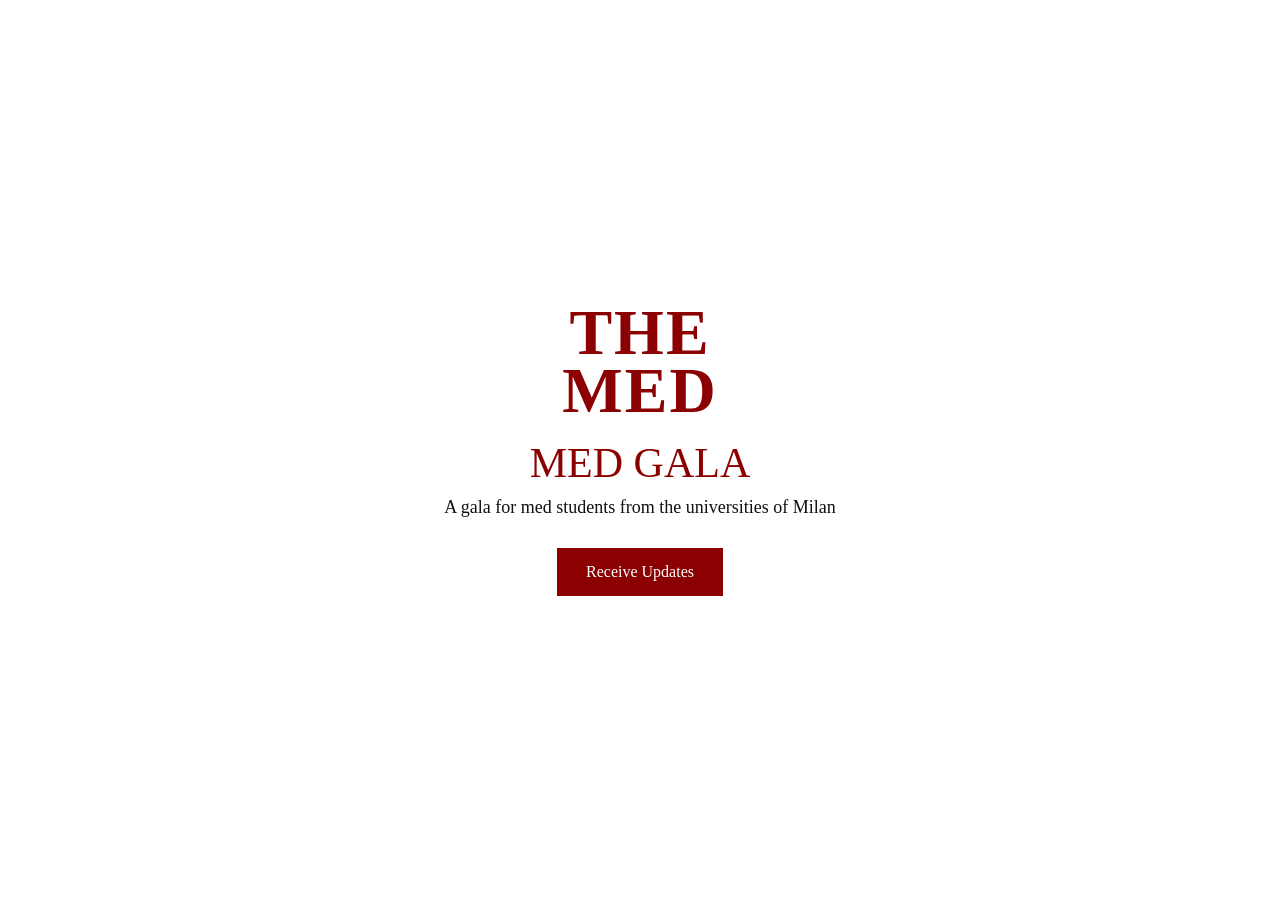
<file: templates/index.html>
<!-- templates/index.html -->
<!DOCTYPE html>
<html lang="en">
<head>
  <meta charset="UTF-8">
  <title>MED GALA Milano</title>
  <meta name="viewport" content="width=device-width, initial-scale=1.0">
  <style>
    body{
      margin:0;
      font-family: Georgia, "Times New Roman", serif;
      background:#ffffff;
      color:#8b0000;
      display:flex;
      justify-content:center;
      align-items:center;
      min-height:100vh;
      text-align:center;
    }
    .box{
      width:90%;
      max-width:700px;
    }
    .logo{
      font-size:64px;
      line-height:0.9;
      font-weight:bold;
      letter-spacing:2px;
      margin-bottom:20px;
    }
    .titolo{
      font-size:42px;
      margin:10px 0;
    }
    .sottotitolo{
      color:#111111;
      font-size:18px;
      margin-bottom:30px;
    }
    .bottone{
      display:inline-block;
      padding:14px 28px;
      border:1px solid #8b0000;
      color:#ffffff;
      background:#8b0000;
      text-decoration:none;
      font-size:16px;
    }
  </style>
</head>
<body>
  <div class="box">
    <div class="logo">THE<br>MED</div>
    <div class="titolo">MED GALA</div>
    <div class="sottotitolo">A gala for med students from the universities of Milan</div>
    <a class="bottone" href="/aggiornamenti">Receive Updates</a>
  </div>
</body>
</html>
</file>
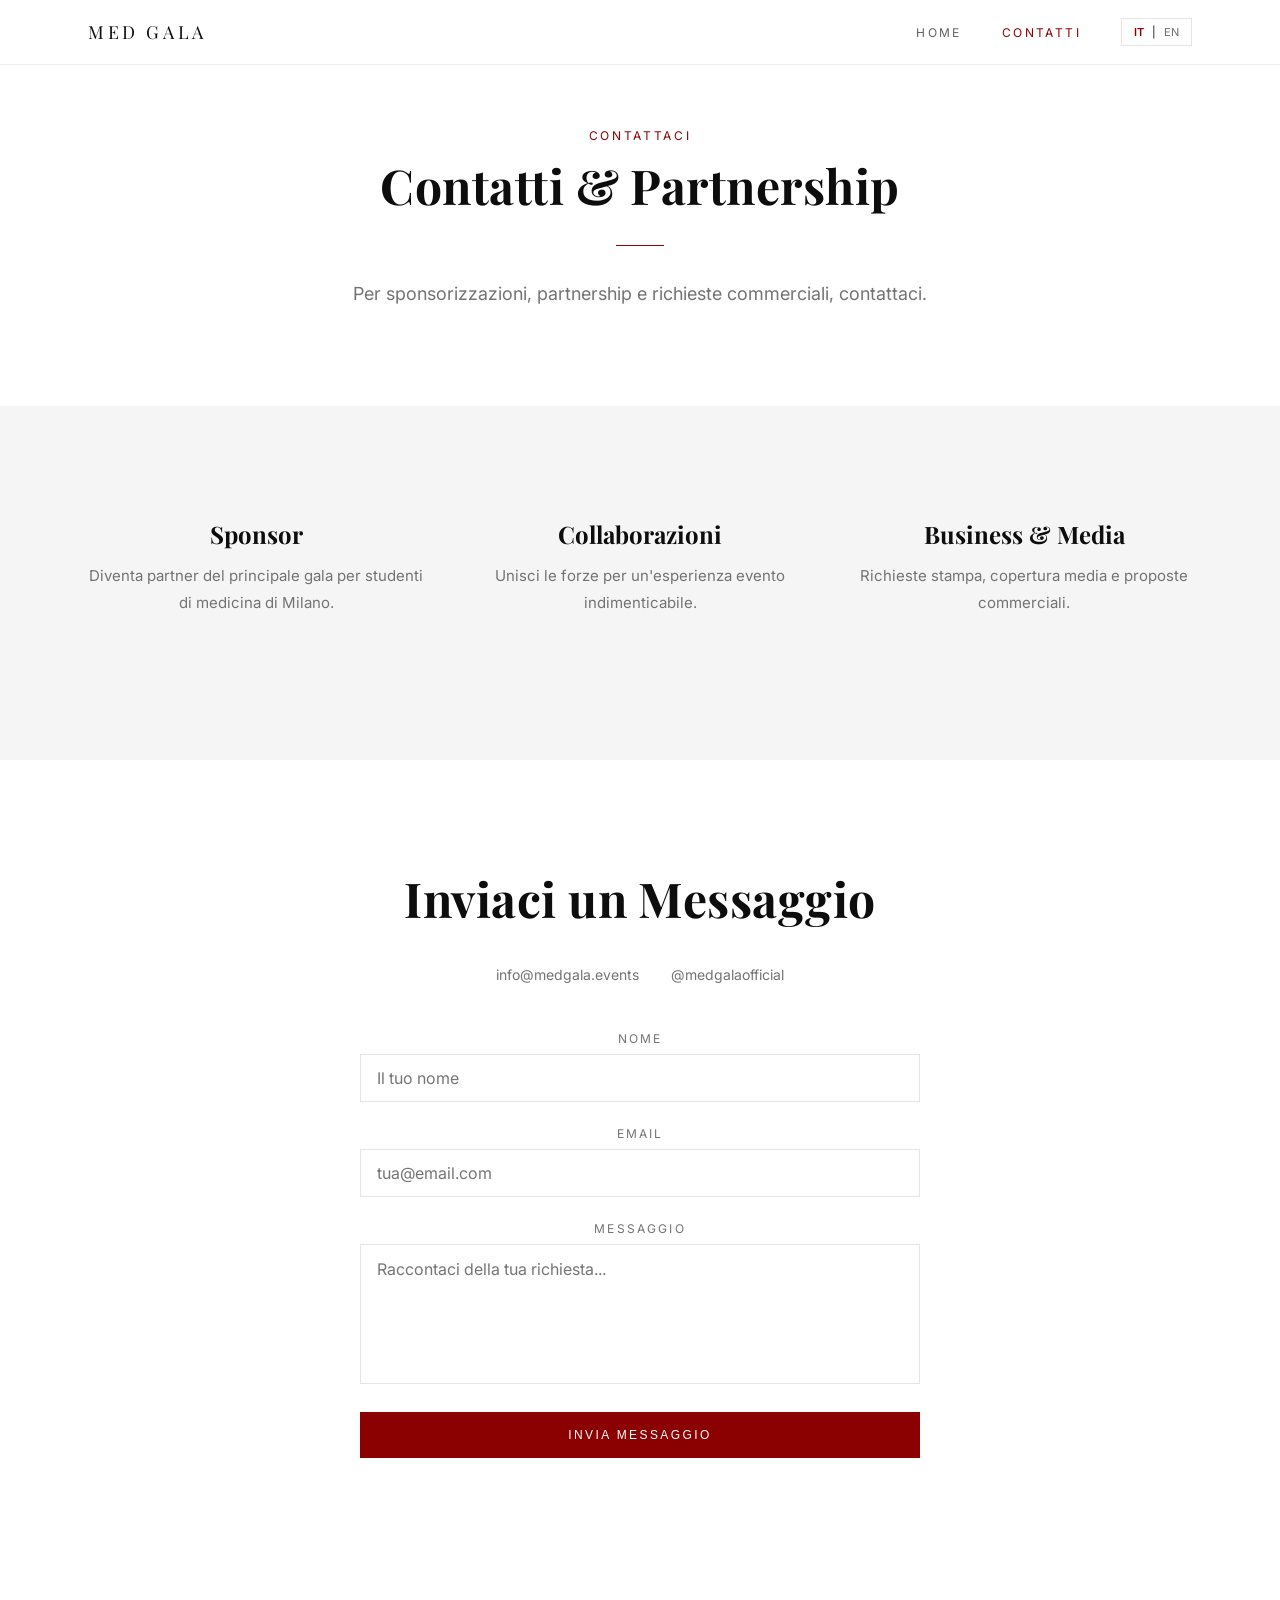
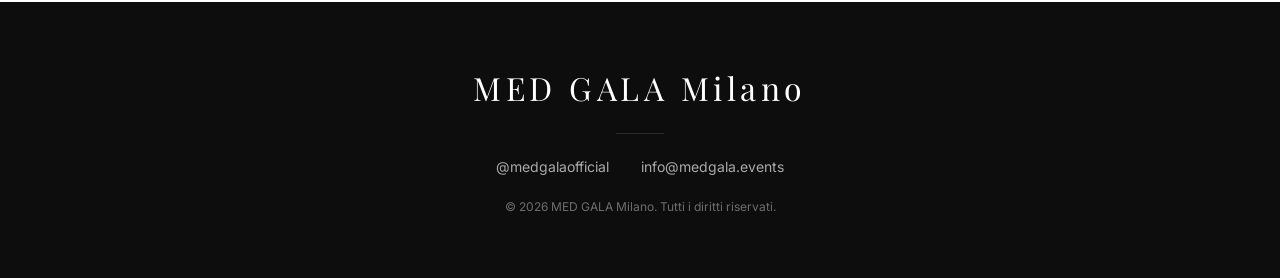
<file: templates/contact_public.html>
<!DOCTYPE html>
<html lang="en">
<head>
  <meta charset="UTF-8">
  <meta name="viewport" content="width=device-width, initial-scale=1.0">
  <title>MED GALA Milano – Contact</title>
  <meta name="description" content="Contact and partnerships for MED GALA Milano.">
  <link rel="preconnect" href="https://fonts.googleapis.com">
  <link rel="preconnect" href="https://fonts.gstatic.com" crossorigin>
  <link href="https://fonts.googleapis.com/css2?family=Playfair+Display:ital,wght@0,400;0,500;0,600;0,700;1,400;1,500&family=Inter:wght@300;400;500;600&display=swap" rel="stylesheet">
  <link rel="stylesheet" href="/static/css/style.css">
</head>
<body data-page="contact">

<header class="site-header">
  <div class="nav-shell">
    <a href="/" class="brand">MED GALA</a>

    <nav class="nav-desktop">
      <a href="/" class="nav-link" data-i18n="nav.home">Home</a>
      <a href="/contact" class="nav-link active-link" data-i18n="nav.contact">Contact</a>
      <div class="lang-switch desktop-lang">
        <button type="button" class="lang-btn" data-lang="it">IT</button>
        <span>|</span>
        <button type="button" class="lang-btn" data-lang="en">EN</button>
      </div>
    </nav>

    <div class="mobile-actions">
      <div class="lang-switch mobile-lang">
        <button type="button" class="lang-btn" data-lang="it">IT</button>
        <span>|</span>
        <button type="button" class="lang-btn" data-lang="en">EN</button>
      </div>
      <button type="button" class="menu-toggle" id="menuToggle">☰</button>
    </div>
  </div>

  <div class="mobile-menu" id="mobileMenu">
    <a href="/" data-i18n="nav.home">Home</a>
    <a href="/contact" data-i18n="nav.contact">Contact</a>
  </div>
</header>

<section class="contact-hero">
  <div class="section-shell narrow-center">
    <p class="section-label" id="contactLabel"></p>
    <h1 class="contact-title" id="contactHeading"></h1>
    <div class="section-line center-line"></div>
    <p class="section-text center-text" id="contactIntro"></p>
  </div>
</section>

<section class="contact-categories light-grey-section">
  <div class="section-shell three-col" id="contactSectionsWrap"></div>
</section>

<section class="contact-form-section">
  <div class="section-shell narrow-center">
    <h2 class="center-title contact-form-title" id="contactFormTitle"></h2>

    <div class="contact-links">
      <a href="mailto:info@medgala.events">info@medgala.events</a>
      <a href="https://instagram.com/medgalaofficial" target="_blank" rel="noopener noreferrer">@medgalaofficial</a>
    </div>

    <form id="contactForm" class="contact-form">
      <div class="field">
        <label id="nameLabel"></label>
        <input type="text" id="nameField">
      </div>

      <div class="field">
        <label id="emailLabel"></label>
        <input type="email" id="emailField">
      </div>

      <div class="field">
        <label id="messageLabel"></label>
        <textarea id="messageField"></textarea>
      </div>

      <button type="submit" id="sendButton" class="form-submit"></button>
    </form>
  </div>
</section>

<footer class="site-footer">
  <div class="section-shell footer-shell">
    <p class="footer-brand">MED GALA Milano</p>
    <div class="footer-line"></div>

    <div class="footer-links">
      <a href="https://instagram.com/medgalaofficial" target="_blank" rel="noopener noreferrer">@medgalaofficial</a>
      <a href="mailto:info@medgala.events">info@medgala.events</a>
    </div>

    <p class="footer-copy">© 2026 MED GALA Milano. <span id="footerRights"></span></p>
  </div>
</footer>

<div class="toast-box" id="toastBox"></div>

<script src="/static/js/lang.js"></script>
</body>
</html>
</file>
<file: static/css/style.css>
@import url('https://fonts.googleapis.com/css2?family=Playfair+Display:ital,wght@0,400;0,500;0,600;0,700;1,400;1,500&family=Inter:wght@300;400;500;600&display=swap');

:root{
  --background:#ffffff;
  --foreground:#0d0d0d;
  --primary:#8b0000;
  --secondary:#f5f5f5;
  --muted:#737373;
  --border:#e5e5e5;
}

*{
  margin:0;
  padding:0;
  box-sizing:border-box;
}

html{
  scroll-behavior:smooth;
}

body{
  font-family:'Inter',sans-serif;
  background:var(--background);
  color:var(--foreground);
}

a{
  color:inherit;
  text-decoration:none;
}

img{
  display:block;
  width:100%;
}

.site-header{
  position:fixed;
  top:0;
  left:0;
  right:0;
  z-index:1000;
  background:rgba(255,255,255,0.80);
  backdrop-filter:blur(10px);
  border-bottom:1px solid rgba(0,0,0,0.06);
}

.nav-shell{
  max-width:1152px;
  margin:0 auto;
  padding:0 24px;
  height:64px;
  display:flex;
  align-items:center;
  justify-content:space-between;
}

.brand{
  font-family:'Playfair Display',serif;
  font-size:18px;
  letter-spacing:0.20em;
}

.nav-desktop{
  display:flex;
  align-items:center;
  gap:40px;
}

.nav-link{
  font-size:12px;
  letter-spacing:0.20em;
  text-transform:uppercase;
  color:rgba(13,13,13,0.65);
  transition:0.25s;
}

.nav-link:hover,
.active-link{
  color:var(--primary);
}

.lang-switch{
  display:flex;
  align-items:center;
  gap:6px;
  border:1px solid rgba(0,0,0,0.10);
  padding:6px 10px;
  font-size:11px;
}

.lang-btn{
  background:none;
  border:none;
  cursor:pointer;
  font:inherit;
  color:rgba(13,13,13,0.60);
  padding:0 2px;
}

.lang-active{
  color:var(--primary);
  font-weight:600;
}

.mobile-actions{
  display:none;
  align-items:center;
  gap:12px;
}

.menu-toggle{
  border:none;
  background:none;
  font-size:22px;
  cursor:pointer;
}

.mobile-menu{
  display:none;
  padding:16px 24px 24px 24px;
  border-top:1px solid rgba(0,0,0,0.06);
  background:#fff;
}

.mobile-menu a{
  display:block;
  padding:10px 0;
  font-size:13px;
  letter-spacing:0.16em;
  text-transform:uppercase;
}

.menu-open{
  display:block;
}

.hero-section{
  position:relative;
  min-height:100vh;
  display:flex;
  align-items:center;
  justify-content:center;
  overflow:hidden;
}

.hero-bg{
  position:absolute;
  inset:0;
}

.hero-bg img{
  height:100%;
  object-fit:cover;
}

.hero-overlay{
  position:absolute;
  inset:0;
  background:rgba(0,0,0,0.60);
}

.hero-content{
  position:relative;
  z-index:10;
  max-width:768px;
  margin:0 auto;
  text-align:center;
  padding:0 24px;
}

.hero-content h1{
  font-family:'Playfair Display',serif;
  font-size:56px;
  line-height:1;
  letter-spacing:0.10em;
  color:#fff;
}

.hero-copy{
  margin-top:24px;
  display:flex;
  flex-direction:column;
  gap:12px;
}

.hero-subtitle{
  font-size:14px;
  line-height:1.75;
  letter-spacing:0.04em;
  color:rgba(255,255,255,0.80);
}

.hero-tagline{
  font-family:'Playfair Display',serif;
  font-style:italic;
  font-size:20px;
  color:rgba(255,255,255,0.60);
}

.hero-actions{
  margin-top:48px;
}

.hero-button{
  display:inline-block;
  border:1px solid rgba(255,255,255,0.40);
  color:#fff;
  padding:16px 40px;
  font-size:12px;
  letter-spacing:0.25em;
  text-transform:uppercase;
  transition:0.45s;
}

.hero-button:hover{
  background:#fff;
  color:#000;
}

.scroll-indicator{
  position:absolute;
  left:50%;
  bottom:40px;
  transform:translateX(-50%);
}

.scroll-line{
  width:1px;
  height:48px;
  background:rgba(255,255,255,0.30);
  animation:bounce 2s infinite;
}

@keyframes bounce{
  0%{transform:translateY(0);}
  50%{transform:translateY(8px);}
  100%{transform:translateY(0);}
}

.section-shell{
  max-width:1152px;
  margin:0 auto;
  padding:0 24px;
}

.two-col{
  display:grid;
  grid-template-columns:1fr 1fr;
  gap:64px;
  align-items:center;
}

.narrow-center{
  max-width:768px;
  margin:0 auto;
  text-align:center;
}

.center-block{
  text-align:center;
  margin-bottom:80px;
}

.section-label{
  font-size:12px;
  letter-spacing:0.22em;
  text-transform:uppercase;
  color:var(--primary);
  margin-bottom:16px;
}

.light-label{
  color:var(--primary);
}

.section-line{
  width:48px;
  height:1px;
  background:var(--primary);
  margin:32px 0;
}

.center-line{
  margin:32px auto;
}

.about-section,
.contact-form-section{
  padding:112px 0 144px 0;
}

.about-text h2,
.center-title,
.contact-title{
  font-family:'Playfair Display',serif;
  font-size:48px;
  line-height:1.12;
  letter-spacing:0.01em;
}

.accent{
  color:var(--primary);
}

.section-text{
  font-size:18px;
  line-height:1.8;
  color:var(--muted);
}

.about-image-wrap{
  position:relative;
}

.about-image{
  aspect-ratio:16 / 9;
  object-fit:cover;
}

.about-frame{
  position:absolute;
  inset:0;
  border:1px solid rgba(139,0,0,0.18);
  transform:translate(16px,16px);
  z-index:-1;
}

.dark-section{
  background:#0d0d0d;
  color:#fff;
  padding:112px 0 144px 0;
}

.uni-list{
  margin-top:48px;
}

.uni-row{
  padding:24px 0;
  border-bottom:1px solid rgba(255,255,255,0.10);
  font-family:'Playfair Display',serif;
  font-size:24px;
  color:rgba(255,255,255,0.82);
}

.uni-row:last-child{
  border-bottom:none;
}

.highlights-section{
  padding:112px 0 144px 0;
}

.highlights-grid{
  display:grid;
  grid-template-columns:1fr 1fr;
  gap:64px;
  align-items:center;
}

.highlights-image{
  aspect-ratio:16 / 9;
  object-fit:cover;
}

.highlights-list{
  display:flex;
  flex-direction:column;
  gap:32px;
}

.highlight-item{
  display:flex;
  align-items:center;
  gap:20px;
}

.highlight-icon{
  width:48px;
  height:48px;
  display:flex;
  align-items:center;
  justify-content:center;
  border:1px solid rgba(139,0,0,0.16);
  color:var(--primary);
}

.highlight-item p{
  font-family:'Playfair Display',serif;
  font-size:28px;
}

.light-grey-section,
.contact-categories{
  padding:112px 0 144px 0;
  background:var(--secondary);
}

.event-grid{
  display:grid;
  grid-template-columns:repeat(3,1fr);
  gap:48px;
  margin-top:32px;
}

.event-card{
  text-align:center;
}

.event-icon{
  width:64px;
  height:64px;
  margin:0 auto 24px auto;
  display:flex;
  align-items:center;
  justify-content:center;
  border:1px solid rgba(139,0,0,0.16);
  color:var(--primary);
  font-size:24px;
}

.event-card-label{
  font-size:12px;
  letter-spacing:0.18em;
  text-transform:uppercase;
  color:var(--muted);
  margin-bottom:8px;
}

.event-card-value{
  font-family:'Playfair Display',serif;
  font-size:32px;
}

.cta-section{
  padding:112px 0 144px 0;
}

.cta-line{
  width:48px;
  height:1px;
  background:var(--primary);
  margin:0 auto 32px auto;
}

.cta-text{
  max-width:560px;
  margin:0 auto 48px auto;
}

.premium-button{
  display:inline-block;
  font-weight:600;
  font-size:14px;
  letter-spacing:0.25em;
  text-transform:uppercase;
  padding:20px 56px;
  color:#fff;
  border-radius:2px;
  background:linear-gradient(135deg,#8B0000 0%,#C0392B 50%,#8B0000 100%);
  box-shadow:0 0 30px rgba(192,57,43,0.35),0 4px 24px rgba(0,0,0,0.40),inset 0 1px 0 rgba(255,255,255,0.10);
  border:1px solid rgba(255,255,255,0.15);
  transition:0.3s;
}

.premium-button:hover{
  box-shadow:0 0 50px rgba(192,57,43,0.55),0 8px 32px rgba(0,0,0,0.50),inset 0 1px 0 rgba(255,255,255,0.15);
  transform:translateY(-1px);
}

.site-footer{
  background:#0d0d0d;
  color:#fff;
  padding:64px 0;
}

.footer-shell{
  display:flex;
  flex-direction:column;
  align-items:center;
  text-align:center;
  gap:24px;
}

.footer-brand{
  font-family:'Playfair Display',serif;
  font-size:32px;
  letter-spacing:0.14em;
}

.footer-line{
  width:48px;
  height:1px;
  background:var(--primary);
}

.footer-links{
  display:flex;
  align-items:center;
  gap:32px;
  flex-wrap:wrap;
  justify-content:center;
}

.footer-links a{
  font-size:14px;
  color:rgba(255,255,255,0.65);
  transition:0.25s;
}

.footer-links a:hover{
  color:#fff;
}

.footer-copy{
  font-size:12px;
  color:rgba(255,255,255,0.40);
}

.contact-hero{
  padding:128px 0 96px 0;
}

.three-col{
  display:grid;
  grid-template-columns:repeat(3,1fr);
  gap:48px;
}

.contact-card{
  text-align:center;
}

.contact-card h3{
  font-family:'Playfair Display',serif;
  font-size:24px;
  margin-bottom:12px;
}

.contact-card p{
  font-size:15px;
  line-height:1.8;
  color:var(--muted);
}

.contact-form-title{
  margin-bottom:40px;
}

.contact-links{
  display:flex;
  justify-content:center;
  gap:32px;
  flex-wrap:wrap;
  margin-bottom:48px;
}

.contact-links a{
  font-size:14px;
  color:var(--muted);
  transition:0.25s;
}

.contact-links a:hover{
  color:var(--primary);
}

.contact-form{
  max-width:560px;
  margin:0 auto;
  display:flex;
  flex-direction:column;
  gap:24px;
}

.field label{
  display:block;
  font-size:12px;
  letter-spacing:0.18em;
  text-transform:uppercase;
  color:var(--muted);
  margin-bottom:8px;
}

.field input,
.field textarea{
  width:100%;
  border:1px solid var(--border);
  background:transparent;
  padding:14px 16px;
  font:inherit;
  color:var(--foreground);
  outline:none;
}

.field input{
  height:48px;
}

.field textarea{
  min-height:140px;
  resize:none;
}

.field input:focus,
.field textarea:focus{
  border-color:var(--primary);
}

.form-submit{
  width:100%;
  border:none;
  background:var(--primary);
  color:#fff;
  padding:16px 20px;
  font-size:12px;
  letter-spacing:0.20em;
  text-transform:uppercase;
  cursor:pointer;
  transition:0.25s;
}

.form-submit:hover{
  opacity:0.92;
}

.toast-box{
  position:fixed;
  right:20px;
  bottom:20px;
  z-index:2000;
}

.toast{
  padding:14px 16px;
  border-radius:4px;
  color:#fff;
  font-size:14px;
  box-shadow:0 12px 30px rgba(0,0,0,0.18);
}

.toast-success{
  background:#111;
}

.toast-error{
  background:#8b0000;
}

@media (max-width: 900px){
  .nav-desktop{
    display:none;
  }

  .mobile-actions{
    display:flex;
  }

  .two-col,
  .highlights-grid,
  .event-grid,
  .three-col{
    grid-template-columns:1fr;
  }

  .hero-content h1{
    font-size:72px;
  }
}

@media (max-width: 640px){
  .hero-content h1{
    font-size:48px;
  }

  .about-text h2,
  .center-title,
  .contact-title{
    font-size:36px;
  }

  .highlight-item p{
    font-size:22px;
  }

  .event-card-value{
    font-size:26px;
  }

  .nav-shell{
    padding:0 16px;
  }

  .section-shell{
    padding:0 16px;
  }

  .footer-links{
    gap:16px;
    flex-direction:column;
  }
}
</file>
